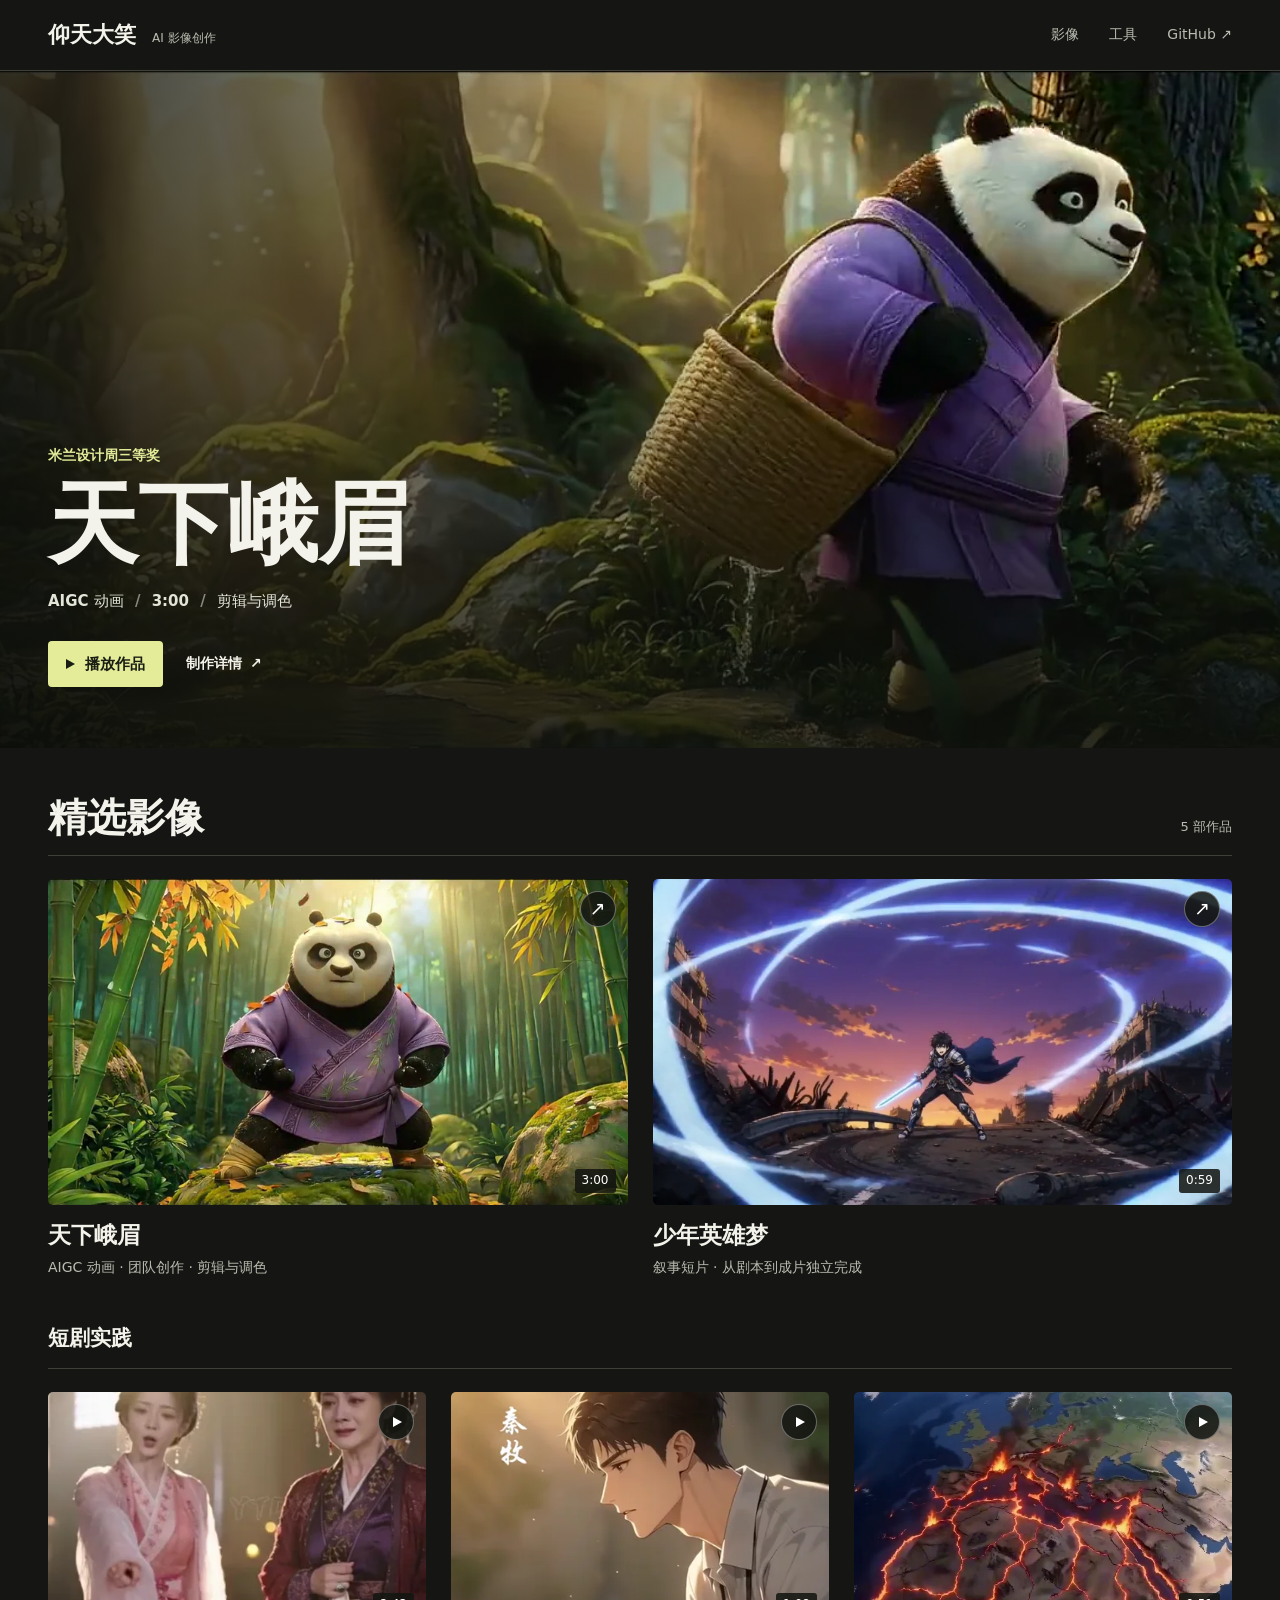
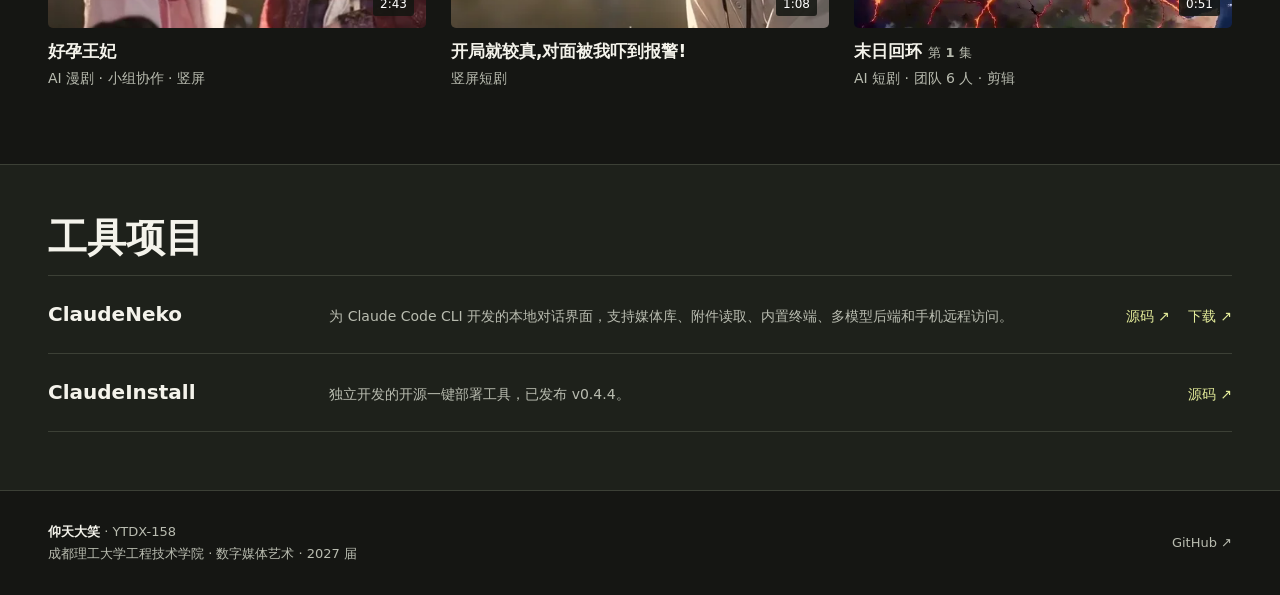
<file: index.html>
<!doctype html>
<html lang="zh-CN">
<head>
  <meta charset="utf-8">
  <meta name="viewport" content="width=device-width, initial-scale=1">
  <meta name="theme-color" content="#151613">
  <meta name="description" content="仰天大笑的 AI 影像作品集。观看《天下峨眉》《少年英雄梦》和短剧作品，了解制作分工。">
  <meta property="og:title" content="仰天大笑 · 影像作品集">
  <meta property="og:description" content="AI 影像创作、剪辑与调色。">
  <meta property="og:image" content="https://ytdx-158.github.io/stills/emei-hero.webp">
  <title>仰天大笑 · 影像作品集</title>
  <link rel="icon" href="stills/emei-cover.webp" type="image/webp">
  <link rel="stylesheet" href="site.css">
  <script src="player.js" defer></script>
</head>
<body>
  <a class="skip" href="#main">跳到作品</a>
  <header class="site-header">
    <div class="wrap header-inner">
      <a class="brand" href="./">
        <span class="brand-name">仰天大笑</span>
        <span class="brand-role">AI 影像创作</span>
      </a>
      <nav aria-label="主导航">
        <a href="#films">影像</a>
        <a href="#tools">工具</a>
        <a class="nav-github" href="https://github.com/YTDX-158">GitHub ↗</a>
      </nav>
    </div>
  </header>

  <main id="main">
    <section class="premiere" aria-labelledby="premiere-title">
      <img class="premiere-image" src="stills/emei-hero.webp" alt="" width="1272" height="572" fetchpriority="high">
      <div class="wrap premiere-inner">
        <div class="premiere-copy">
          <p class="premiere-award">米兰设计周三等奖</p>
          <h1 id="premiere-title">天下峨眉</h1>
          <p class="premiere-meta">AIGC 动画 <span aria-hidden="true">/</span> 3:00 <span aria-hidden="true">/</span> 剪辑与调色</p>
          <div class="premiere-actions">
            <a class="play-button" href="work/tianxia-emei.html#film" data-film="videos/tianxia_emei.mp4" data-title="天下峨眉" data-poster="stills/emei-cover.webp">
              <span class="play-icon" aria-hidden="true"></span> 播放作品
            </a>
            <a class="hero-link" href="work/tianxia-emei.html">制作详情 <span aria-hidden="true">↗</span></a>
          </div>
        </div>
      </div>
    </section>

    <section class="wrap films" id="films" aria-labelledby="films-title">
      <div class="section-heading">
        <h2 id="films-title">精选影像</h2>
        <span>5 部作品</span>
      </div>
      <div class="feature-grid">
        <article class="film">
          <a class="cover cover-feature" href="work/tianxia-emei.html" aria-label="查看《天下峨眉》">
            <img src="stills/emei-cover.webp" alt="" width="960" height="432" loading="lazy">
            <span class="cover-action" aria-hidden="true">↗</span>
            <span class="duration" aria-hidden="true">3:00</span>
          </a>
          <h3><a href="work/tianxia-emei.html">天下峨眉</a></h3>
          <p>AIGC 动画 · 团队创作 · 剪辑与调色</p>
        </article>
        <article class="film">
          <a class="cover cover-feature" href="work/shaonian-yingxiongmeng.html" aria-label="查看《少年英雄梦》">
            <img src="stills/shaonian-cover.webp" alt="" width="960" height="540" loading="lazy">
            <span class="cover-action" aria-hidden="true">↗</span>
            <span class="duration" aria-hidden="true">0:59</span>
          </a>
          <h3><a href="work/shaonian-yingxiongmeng.html">少年英雄梦</a></h3>
          <p>叙事短片 · 从剧本到成片独立完成</p>
        </article>
      </div>

      <div class="section-heading shorts-heading">
        <h3>短剧实践</h3>
      </div>
      <div class="shorts-grid">
        <article class="film short">
          <a class="cover cover-short crop-portrait" href="videos/haoyun_wangfei.mp4" data-film="videos/haoyun_wangfei.mp4" data-title="好孕王妃" data-poster="stills/haoyun-cover.webp" data-portrait aria-label="播放《好孕王妃》">
            <img src="stills/haoyun-cover.webp" alt="" width="450" height="784" loading="lazy">
            <span class="cover-action" aria-hidden="true"><span class="play-icon"></span></span>
            <span class="duration" aria-hidden="true">2:43</span>
          </a>
          <div class="short-copy">
            <h4>好孕王妃</h4>
            <p>AI 漫剧 · 小组协作 · 竖屏</p>
          </div>
        </article>
        <article class="film short">
          <a class="cover cover-short crop-portrait crop-kaiju" href="videos/kaiju_jiu_jiaozhen.mp4" data-film="videos/kaiju_jiu_jiaozhen.mp4" data-title="开局就较真,对面被我吓到报警!" data-poster="stills/kaiju-cover.webp" data-portrait aria-label="播放《开局就较真,对面被我吓到报警!》">
            <img src="stills/kaiju-cover.webp" alt="" width="450" height="800" loading="lazy">
            <span class="cover-action" aria-hidden="true"><span class="play-icon"></span></span>
            <span class="duration" aria-hidden="true">1:08</span>
          </a>
          <div class="short-copy">
            <h4>开局就较真,对面被我吓到报警!</h4>
            <p>竖屏短剧</p>
          </div>
        </article>
        <article class="film short">
          <a class="cover cover-short" href="videos/mori_huihuan_ep1.mp4" data-film="videos/mori_huihuan_ep1.mp4" data-title="末日回环 · 第 1 集" data-poster="stills/mori-cover.webp" aria-label="播放《末日回环》第 1 集">
            <img src="stills/mori-cover.webp" alt="" width="880" height="396" loading="lazy">
            <span class="cover-action" aria-hidden="true"><span class="play-icon"></span></span>
            <span class="duration" aria-hidden="true">0:51</span>
          </a>
          <div class="short-copy">
            <h4>末日回环 <span class="episode">第 1 集</span></h4>
            <p>AI 短剧 · 团队 6 人 · 剪辑</p>
          </div>
        </article>
      </div>
    </section>

    <section class="tool-band" id="tools" aria-labelledby="tools-title">
      <div class="wrap">
        <div class="section-heading"><h2 id="tools-title">工具项目</h2></div>
        <article class="tool-row">
          <h3>ClaudeNeko</h3>
          <p>为 Claude Code CLI 开发的本地对话界面，支持媒体库、附件读取、内置终端、多模型后端和手机远程访问。</p>
          <div class="tool-links">
            <a href="https://github.com/YTDX-158/ClaudeNeko">源码 ↗</a>
            <a href="https://github.com/YTDX-158/ClaudeNeko/releases">下载 ↗</a>
          </div>
        </article>
        <article class="tool-row">
          <h3>ClaudeInstall</h3>
          <p>独立开发的开源一键部署工具，已发布 v0.4.4。</p>
          <div class="tool-links">
            <a href="https://github.com/YTDX-158/ClaudeInstall">源码 ↗</a>
          </div>
        </article>
      </div>
    </section>
  </main>

  <footer class="site-footer">
    <div class="wrap footer-inner">
      <div>
        <p><strong>仰天大笑</strong> · YTDX-158</p>
        <p>成都理工大学工程技术学院 · 数字媒体艺术 · 2027 届</p>
      </div>
      <a href="https://github.com/YTDX-158">GitHub ↗</a>
    </div>
  </footer>

  <dialog class="screening" aria-labelledby="screening-title">
    <div class="screening-header">
      <h2 id="screening-title"></h2>
      <form method="dialog">
        <button class="close-button" type="submit" aria-label="关闭播放器" title="关闭播放器" autofocus>×</button>
      </form>
    </div>
    <video controls playsinline preload="none"></video>
    <p class="screening-error" hidden>视频加载失败。<a href="./">直接打开视频 ↗</a></p>
  </dialog>
</body>
</html>
</file>
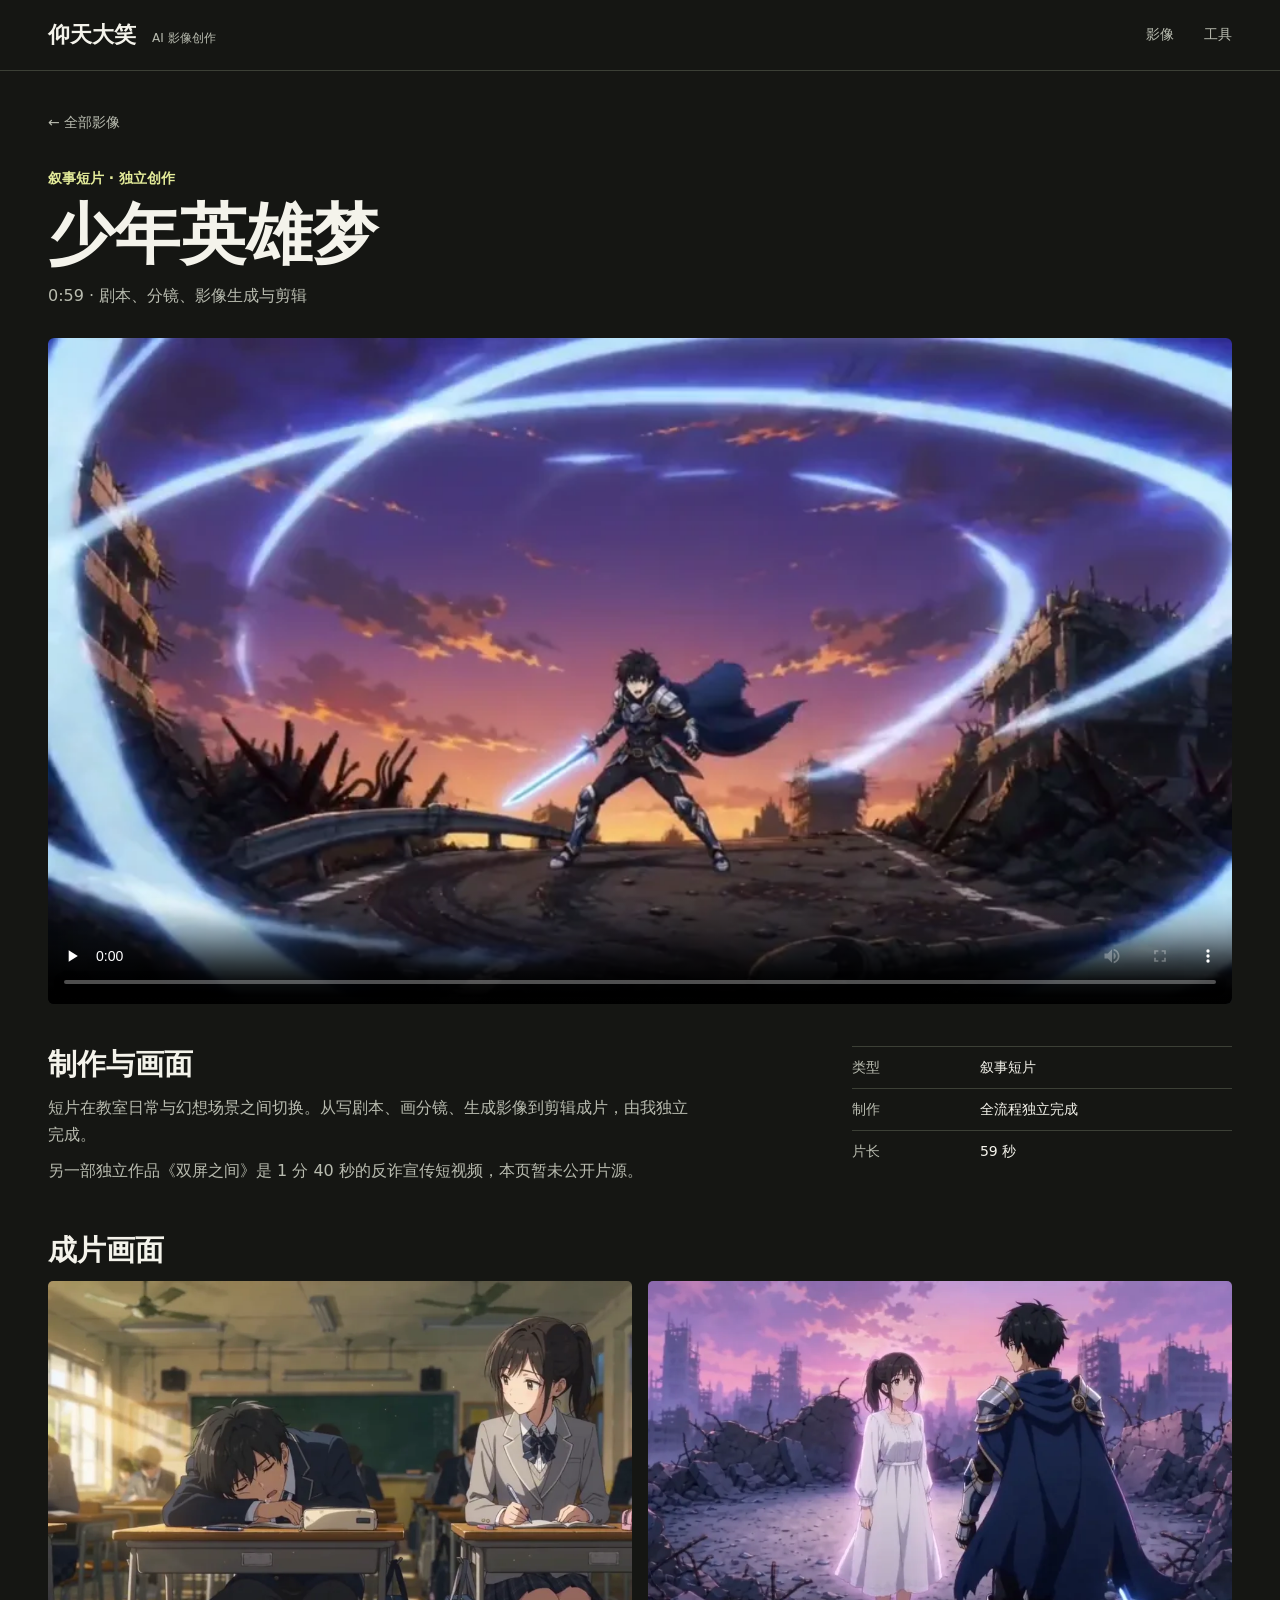
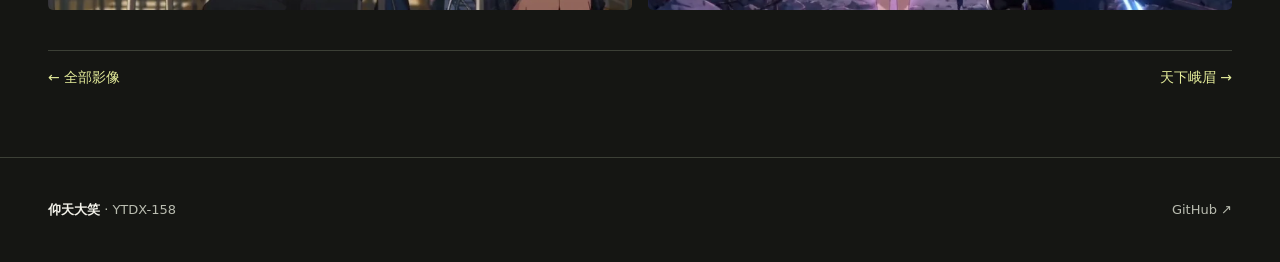
<file: work/shaonian-yingxiongmeng.html>
<!doctype html>
<html lang="zh-CN">
<head>
  <meta charset="utf-8">
  <meta name="viewport" content="width=device-width, initial-scale=1">
  <meta name="theme-color" content="#151613">
  <meta name="description" content="《少年英雄梦》是仰天大笑从剧本、分镜到成片独立完成的 59 秒叙事短片。">
  <meta property="og:title" content="少年英雄梦 · 仰天大笑">
  <meta property="og:image" content="https://ytdx-158.github.io/stills/shaonian-cover.webp">
  <title>少年英雄梦 · 仰天大笑</title>
  <link rel="icon" href="../stills/emei-cover.webp" type="image/webp">
  <link rel="stylesheet" href="../site.css">
</head>
<body>
  <a class="skip" href="#film">跳到影片</a>
  <header class="site-header">
    <div class="wrap header-inner">
      <a class="brand" href="../"><span class="brand-name">仰天大笑</span><span class="brand-role">AI 影像创作</span></a>
      <nav aria-label="主导航"><a href="../#films">影像</a><a href="../#tools">工具</a></nav>
    </div>
  </header>

  <main class="wrap case-main">
    <a class="case-back" href="../#films"><span aria-hidden="true">←</span> 全部影像</a>
    <header class="case-heading">
      <p class="case-type">叙事短片 · 独立创作</p>
      <h1>少年英雄梦</h1>
      <p class="case-lede">0:59 · 剧本、分镜、影像生成与剪辑</p>
    </header>

    <video class="case-screen" id="film" width="1280" height="720" controls playsinline preload="none" poster="../stills/shaonian-cover.webp" aria-label="播放《少年英雄梦》">
      <source src="../videos/shaonian_720p.mp4" type="video/mp4">
      <a href="../videos/shaonian_720p.mp4">直接播放《少年英雄梦》</a>
    </video>

    <section class="case-notes" aria-labelledby="role-title">
      <div>
        <h2 id="role-title">制作与画面</h2>
        <p>短片在教室日常与幻想场景之间切换。从写剧本、画分镜、生成影像到剪辑成片，由我独立完成。</p>
        <p>另一部独立作品《双屏之间》是 1 分 40 秒的反诈宣传短视频，本页暂未公开片源。</p>
      </div>
      <dl class="case-facts" aria-label="作品资料">
        <div><dt>类型</dt><dd>叙事短片</dd></div>
        <div><dt>制作</dt><dd>全流程独立完成</dd></div>
        <div><dt>片长</dt><dd>59 秒</dd></div>
      </dl>
    </section>

    <section class="case-gallery" aria-labelledby="frames-title">
      <h2 id="frames-title">成片画面</h2>
      <div class="case-frames">
        <img src="../stills/shaonian-classroom.webp" width="960" height="540" alt="下午的教室里，一名学生趴在课桌上，旁边的同学望向他" loading="lazy">
        <img src="../stills/shaonian-city.webp" width="960" height="540" alt="两人站在暮色中的城市废墟里" loading="lazy">
      </div>
    </section>

    <nav class="case-links" aria-label="更多作品">
      <a href="../#films">← 全部影像</a>
      <a href="tianxia-emei.html">天下峨眉 →</a>
    </nav>
  </main>

  <footer class="site-footer case-footer">
    <div class="wrap footer-inner"><p><strong>仰天大笑</strong> · YTDX-158</p><a href="https://github.com/YTDX-158">GitHub ↗</a></div>
  </footer>
</body>
</html>
</file>
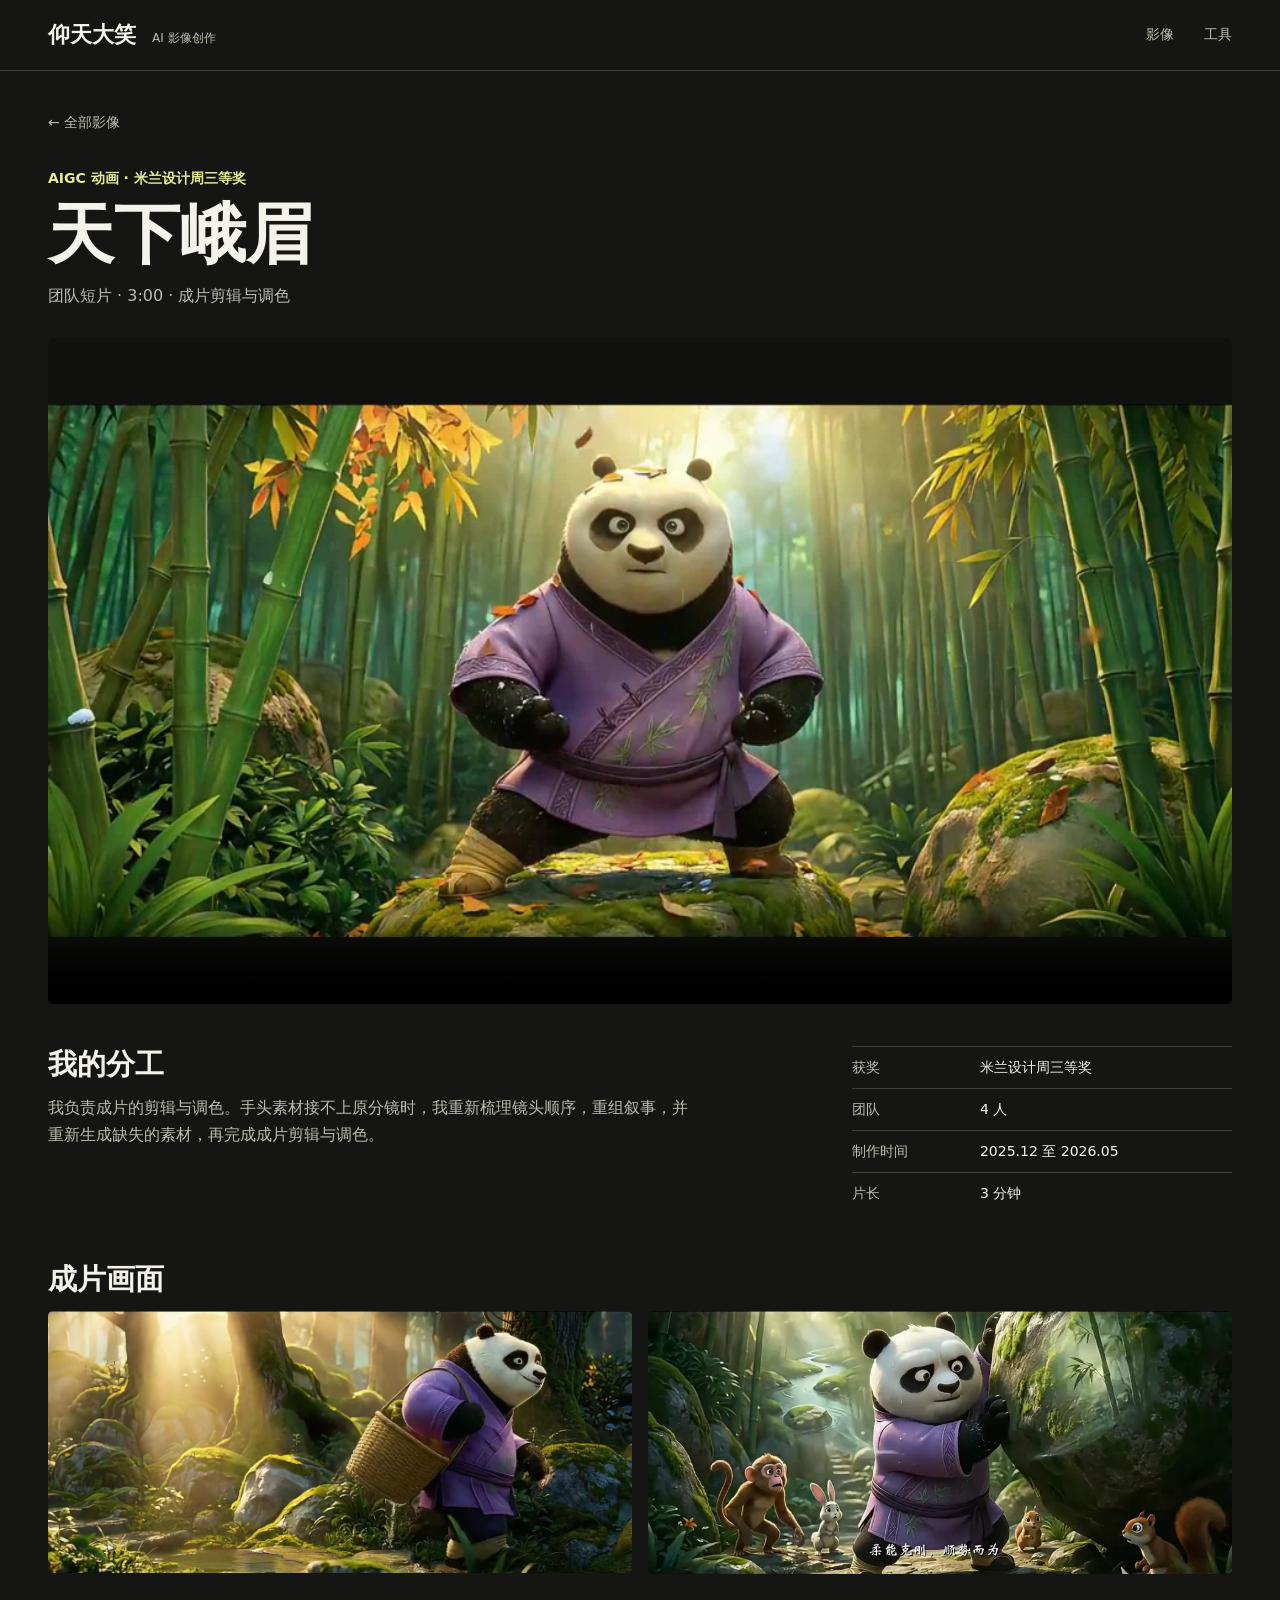
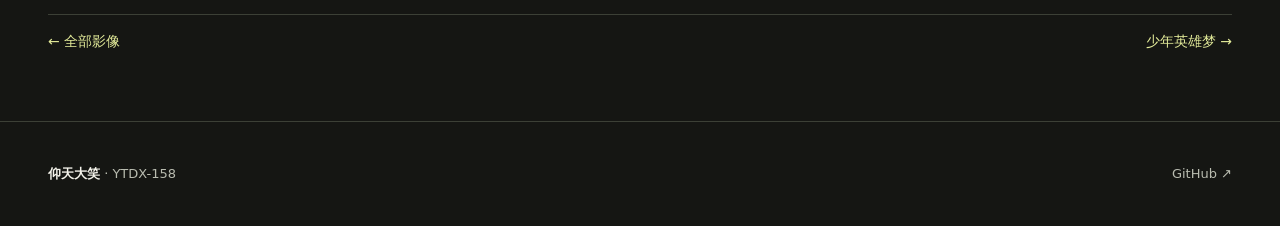
<file: work/tianxia-emei.html>
<!doctype html>
<html lang="zh-CN">
<head>
  <meta charset="utf-8">
  <meta name="viewport" content="width=device-width, initial-scale=1">
  <meta name="theme-color" content="#151613">
  <meta name="description" content="《天下峨眉》三分钟 AIGC 动画，获米兰设计周三等奖。仰天大笑负责成片剪辑和调色。">
  <meta property="og:title" content="天下峨眉 · 仰天大笑">
  <meta property="og:image" content="https://ytdx-158.github.io/stills/emei-cover.webp">
  <title>天下峨眉 · 仰天大笑</title>
  <link rel="icon" href="../stills/emei-cover.webp" type="image/webp">
  <link rel="stylesheet" href="../site.css">
</head>
<body>
  <a class="skip" href="#film">跳到影片</a>
  <header class="site-header">
    <div class="wrap header-inner">
      <a class="brand" href="../"><span class="brand-name">仰天大笑</span><span class="brand-role">AI 影像创作</span></a>
      <nav aria-label="主导航"><a href="../#films">影像</a><a href="../#tools">工具</a></nav>
    </div>
  </header>

  <main class="wrap case-main">
    <a class="case-back" href="../#films"><span aria-hidden="true">←</span> 全部影像</a>
    <header class="case-heading">
      <p class="case-type">AIGC 动画 · 米兰设计周三等奖</p>
      <h1>天下峨眉</h1>
      <p class="case-lede">团队短片 · 3:00 · 成片剪辑与调色</p>
    </header>

    <video class="case-screen" id="film" width="1272" height="720" controls playsinline preload="none" poster="../stills/emei-cover.webp" aria-label="播放《天下峨眉》">
      <source src="../videos/tianxia_emei.mp4" type="video/mp4">
      <a href="../videos/tianxia_emei.mp4">直接播放《天下峨眉》</a>
    </video>

    <section class="case-notes" aria-labelledby="role-title">
      <div>
        <h2 id="role-title">我的分工</h2>
        <p>我负责成片的剪辑与调色。手头素材接不上原分镜时，我重新梳理镜头顺序，重组叙事，并重新生成缺失的素材，再完成成片剪辑与调色。</p>
      </div>
      <dl class="case-facts" aria-label="作品资料">
        <div><dt>获奖</dt><dd>米兰设计周三等奖</dd></div>
        <div><dt>团队</dt><dd>4 人</dd></div>
        <div><dt>制作时间</dt><dd>2025.12 至 2026.05</dd></div>
        <div><dt>片长</dt><dd>3 分钟</dd></div>
      </dl>
    </section>

    <section class="case-gallery" aria-labelledby="frames-title">
      <h2 id="frames-title">成片画面</h2>
      <div class="case-frames">
        <img src="../stills/emei-hero.webp" width="1272" height="572" alt="身穿紫色衣服的熊猫背着竹篓走过林间" loading="lazy">
        <img src="../stills/emei-forest.webp" width="960" height="432" alt="熊猫与几只林间动物停在一块长满青苔的巨石旁" loading="lazy">
      </div>
    </section>

    <nav class="case-links" aria-label="更多作品">
      <a href="../#films">← 全部影像</a>
      <a href="shaonian-yingxiongmeng.html">少年英雄梦 →</a>
    </nav>
  </main>

  <footer class="site-footer case-footer">
    <div class="wrap footer-inner"><p><strong>仰天大笑</strong> · YTDX-158</p><a href="https://github.com/YTDX-158">GitHub ↗</a></div>
  </footer>
</body>
</html>
</file>
<file: site.css>
:root {
  color-scheme: dark;
  --bg: #151613;
  --surface: #1e211b;
  --ink: #f4f3eb;
  --muted: #b9bcb0;
  --line: #3c4036;
  --accent: #e4ec9a;
  --gutter: 48px;
  --serif: "Noto Serif SC", "Source Han Serif SC", "Songti SC", "SimSun", serif;
  --sans: "Geist", "PingFang SC", "Microsoft YaHei", system-ui, sans-serif;
}

* { box-sizing: border-box; }
html { scroll-behavior: smooth; }
body { margin: 0; background: var(--bg); color: var(--ink); font: 16px/1.65 var(--sans); }
h1, h2, h3, h4, p { margin: 0; }
a { color: inherit; text-decoration: none; }
button { font: inherit; }
img, video { display: block; max-width: 100%; }
[hidden] { display: none; }
a:focus-visible, button:focus-visible, video:focus-visible { outline: 2px solid var(--accent); outline-offset: 5px; }
::selection { background: var(--accent); color: var(--bg); }

.wrap { width: min(calc(100% - 2 * var(--gutter)), 1232px); margin-inline: auto; }
.skip {
  position: fixed;
  top: 8px;
  left: 8px;
  z-index: 3;
  padding: 8px 14px;
  transform: translateY(-150%);
  background: var(--accent);
  color: var(--bg);
}
.skip:focus { transform: none; }
.site-header { border-bottom: 1px solid var(--line); background: var(--bg); }
.header-inner { min-height: 70px; display: flex; align-items: center; justify-content: space-between; gap: 20px; }
.brand { display: flex; align-items: baseline; gap: 16px; white-space: nowrap; }
.brand-name { font-size: 22px; font-weight: 750; }
.brand-role { font-size: 12px; color: var(--muted); }
.header-inner nav { display: flex; align-items: center; gap: 30px; font-size: 14px; white-space: nowrap; }
.header-inner nav a, .site-footer a { color: var(--muted); }
.header-inner nav a:hover, .site-footer a:hover { color: var(--accent); }

.premiere {
  position: relative;
  isolation: isolate;
  min-height: clamp(435px, calc(100svh - 223px), 680px);
  display: grid;
  align-items: end;
  background: #272c20;
}
.premiere-image, .premiere::after { position: absolute; inset: 0; width: 100%; height: 100%; }
.premiere-image { object-fit: cover; object-position: 62% 50%; z-index: -2; }
.premiere::after {
  content: "";
  z-index: -1;
  background:
    linear-gradient(90deg, rgb(12 14 11 / 84%), rgb(12 14 11 / 53%) 30%, transparent 66%),
    linear-gradient(0deg, rgb(15 17 13 / 83%), transparent 58%);
}
.premiere-inner { padding-block: 42px 61px; }
.premiere-copy { max-width: 100%; }
.premiere-award { color: var(--accent); font-size: 14px; font-weight: 700; }
.premiere h1 {
  margin-block: 8px 13px;
  font: 800 90px/1.12 var(--serif);
  text-wrap: balance;
}
.premiere-meta { color: #e3e5d8; font-size: 15px; font-weight: 550; }
.premiere-meta span { margin-inline: 6px; opacity: .55; }
.premiere-actions { display: flex; flex-wrap: wrap; align-items: center; gap: 23px; margin-top: 27px; }
.play-button {
  display: inline-flex;
  min-height: 46px;
  align-items: center;
  justify-content: center;
  gap: 10px;
  padding: 9px 18px;
  background: var(--accent);
  color: #191d13;
  border-radius: 4px;
  font-size: 15px;
  font-weight: 750;
  transition: background .2s;
}
.play-button:hover { background: #f2f8be; }
.play-icon {
  display: inline-block;
  width: 0;
  height: 0;
  border-left: 9px solid currentColor;
  border-block: 5px solid transparent;
}
.hero-link { color: var(--ink); font-weight: 650; font-size: 14px; }
.hero-link:hover { color: var(--accent); }
.hero-link span { margin-left: 3px; }

.films { padding-block: 46px 74px; }
.section-heading {
  display: flex;
  align-items: baseline;
  justify-content: space-between;
  gap: 16px;
  margin-bottom: 23px;
  padding-bottom: 13px;
  border-bottom: 1px solid var(--line);
}
.section-heading h2 { font: 750 39px/1.22 var(--serif); }
.section-heading > span { color: var(--muted); font-size: 13px; white-space: nowrap; }
.feature-grid, .shorts-grid { display: grid; gap: 25px; }
.feature-grid { grid-template-columns: repeat(2, minmax(0, 1fr)); }
.shorts-grid { grid-template-columns: repeat(3, minmax(0, 1fr)); }
.cover {
  position: relative;
  overflow: hidden;
  display: block;
  background: var(--surface);
  border-radius: 5px;
}
.cover-feature { aspect-ratio: 16 / 9; }
.cover-short { aspect-ratio: 16 / 10; }
.cover img {
  width: 100%;
  height: 100%;
  object-fit: cover;
  transition: transform .3s;
}
.cover:hover img { transform: scale(1.035); }
.cover-action, .duration {
  position: absolute;
  display: grid;
  place-items: center;
  background: rgb(19 22 17 / 86%);
  color: #fff;
}
.cover-action {
  top: 12px;
  right: 12px;
  width: 36px;
  height: 36px;
  border: 1px solid rgb(255 255 255 / 35%);
  border-radius: 50%;
  font-size: 19px;
  transition: background .2s, color .2s;
}
.cover-action .play-icon { margin-left: 2px; }
.cover:hover .cover-action { background: var(--accent); color: var(--bg); }
.duration {
  right: 12px;
  bottom: 12px;
  padding: 2px 7px;
  border-radius: 3px;
  font-size: 12px;
  font-variant-numeric: tabular-nums;
}
.crop-portrait img { object-position: 50% 34%; }
.crop-kaiju img { object-position: 50% 30%; }
.film h3 { margin-top: 12px; font-size: 23px; font-weight: 700; }
.film h3 a:hover { color: var(--accent); }
.film p { margin-top: 2px; font-size: 14px; color: var(--muted); }
.shorts-heading { margin-top: 41px; }
.shorts-heading h3 { font-size: 21px; font-weight: 700; }
.short h4 { margin-top: 11px; font-size: 17px; line-height: 1.5; overflow-wrap: anywhere; }
.episode { color: var(--muted); font-size: 13px; font-weight: 550; white-space: nowrap; }

.tool-band { padding-block: 49px 58px; background: var(--surface); border-block: 1px solid var(--line); }
.tool-band .section-heading { margin-bottom: 0; }
.tool-row {
  display: grid;
  grid-template-columns: minmax(155px, 1fr) minmax(0, 2.8fr) minmax(155px, auto);
  gap: 22px;
  align-items: baseline;
  padding-block: 22px;
  border-bottom: 1px solid var(--line);
}
.tool-row h3 { font-size: 20px; }
.tool-row p { color: var(--muted); font-size: 14px; }
.tool-links { display: flex; flex-wrap: wrap; justify-content: end; gap: 10px 18px; font-size: 14px; }
.tool-links a, .case-links a, .screening-error a { color: var(--accent); }
.tool-links a:hover, .case-links a:hover, .screening-error a:hover { text-decoration: underline; text-underline-offset: 4px; }
.footer-inner {
  min-height: 104px;
  display: flex;
  align-items: center;
  justify-content: space-between;
  gap: 18px;
  padding-block: 23px;
  color: var(--muted);
  font-size: 13px;
}
.footer-inner strong { color: var(--ink); }
.footer-inner > a { flex-shrink: 0; }

.screening {
  width: min(920px, calc(100vw - 32px));
  max-height: calc(100dvh - 32px);
  padding: 0;
  border: 1px solid var(--line);
  border-radius: 7px;
  background: var(--surface);
  color: var(--ink);
}
.screening::backdrop { background: rgb(8 10 8 / 88%); }
body:has(.screening[open]) { overflow: hidden; }
.screening-header { display: flex; justify-content: space-between; align-items: center; gap: 14px; padding: 11px 14px 11px 18px; }
.screening-header h2 { font-size: 17px; line-height: 1.4; overflow-wrap: anywhere; }
.close-button {
  display: grid;
  place-items: center;
  width: 38px;
  height: 38px;
  padding: 0;
  border: 1px solid var(--line);
  border-radius: 4px;
  background: transparent;
  color: var(--ink);
  font-size: 25px;
  line-height: 1;
  cursor: pointer;
}
.close-button:hover { background: var(--bg); }
.screening video { width: 100%; max-height: calc(100dvh - 96px); aspect-ratio: 16 / 9; background: #10110e; }
.screening.is-portrait { width: min(420px, calc(100vw - 32px)); }
.screening.is-portrait video { aspect-ratio: 9 / 16; }
.screening-error { padding: 12px 18px; font-size: 14px; }

.case-main { padding-block: 38px 68px; }
.case-back { display: inline-block; color: var(--muted); font-size: 14px; }
.case-back:hover { color: var(--accent); }
.case-heading { margin-block: 32px 28px; }
.case-heading h1 { margin: 7px 0 10px; font: 800 66px/1.15 var(--serif); }
.case-type { font-size: 14px; font-weight: 700; color: var(--accent); }
.case-lede { color: var(--muted); font-size: 16px; }
.case-screen { width: 100%; height: auto; aspect-ratio: 16 / 9; border-radius: 6px; background: #10110e; }
.case-screen#film { scroll-margin-top: 16px; }
.case-notes { display: grid; grid-template-columns: minmax(0, 2fr) minmax(240px, 1fr); gap: 45px; margin-top: 42px; }
.case-notes h2, .case-gallery h2 { font: 750 29px/1.3 var(--serif); margin-bottom: 12px; }
.case-notes p { max-width: 40em; color: var(--muted); }
.case-notes p + p { margin-top: 10px; }
.case-facts { margin: 0; }
.case-facts > div { display: grid; grid-template-columns: minmax(65px, .7fr) minmax(0, 1.5fr); gap: 10px; border-top: 1px solid var(--line); padding-block: 9px; }
.case-facts dt { color: var(--muted); font-size: 14px; }
.case-facts dd { margin: 0; font-size: 14px; }
.case-gallery { margin-top: 47px; }
.case-frames { display: grid; grid-template-columns: repeat(2, minmax(0, 1fr)); gap: 16px; }
.case-frames img { width: 100%; height: auto; border-radius: 5px; }
.case-links { display: flex; flex-wrap: wrap; justify-content: space-between; gap: 12px 18px; margin-top: 40px; padding-top: 15px; border-top: 1px solid var(--line); font-size: 14px; }
.case-footer { border-top: 1px solid var(--line); }

@media (max-width: 900px) {
  :root { --gutter: 32px; }
  .premiere h1 { font-size: 74px; }
  .tool-row { grid-template-columns: minmax(140px, 1fr) minmax(0, 2.4fr); gap: 6px 18px; }
  .tool-links { grid-column: 2; justify-content: start; }
}

@media (max-width: 600px) {
  :root { --gutter: 19px; }
  .header-inner { min-height: 61px; gap: 10px; }
  .brand { gap: 8px; }
  .brand-name { font-size: 18px; }
  .brand-role { font-size: 11px; }
  .header-inner nav { gap: 16px; font-size: 13px; }
  .nav-github { display: none; }
  .premiere { min-height: clamp(370px, calc(100svh - 182px), 585px); }
  .premiere-image { object-position: 82% 50%; }
  .premiere::after {
    background:
      linear-gradient(0deg, rgb(12 14 11 / 96%), rgb(12 14 11 / 77%) 22%, transparent 68%),
      linear-gradient(90deg, rgb(12 14 11 / 21%), transparent 66%);
  }
  .premiere-inner { padding-block: 38px; }
  .premiere h1 { margin-block: 6px 10px; font-size: 56px; }
  .premiere-meta { font-size: 13px; }
  .premiere-meta span { margin-inline: 3px; }
  .premiere-actions { gap: 19px; margin-top: 20px; }
  .films { padding-block: 26px 46px; }
  .section-heading { margin-bottom: 15px; padding-bottom: 10px; }
  .section-heading h2 { font-size: 30px; }
  .feature-grid { gap: 12px; }
  .film h3 { margin-top: 8px; font-size: 17px; line-height: 1.4; }
  .film p { font-size: 12px; }
  .shorts-heading { margin-top: 26px; }
  .shorts-heading h3 { font-size: 19px; }
  .shorts-grid { grid-template-columns: minmax(0, 1fr); gap: 0; }
  .short {
    display: grid;
    grid-template-columns: 106px minmax(0, 1fr);
    gap: 12px;
    align-items: center;
    padding-block: 10px;
    border-bottom: 1px solid var(--line);
  }
  .short h4 { margin: 0; font-size: 15px; }
  .cover-action { width: 27px; height: 27px; top: 6px; right: 6px; font-size: 14px; }
  .cover-action .play-icon { border-left-width: 7px; border-block-width: 4px; }
  .duration { right: 6px; bottom: 6px; padding: 0 4px; font-size: 10px; }
  .tool-band { padding-block: 31px 42px; }
  .tool-row { grid-template-columns: minmax(0, 1fr); gap: 5px; padding-block: 15px; }
  .tool-links { grid-column: auto; }
  .footer-inner { align-items: start; font-size: 12px; }
  .case-main { padding-block: 23px 44px; }
  .case-heading { margin-block: 24px 19px; }
  .case-heading h1 { font-size: 40px; }
  .case-lede { font-size: 14px; }
  .case-notes { grid-template-columns: minmax(0, 1fr); gap: 21px; margin-top: 29px; }
  .case-notes h2, .case-gallery h2 { font-size: 24px; }
  .case-gallery { margin-top: 30px; }
  .case-frames { gap: 9px; }
}

@media (max-width: 350px) {
  :root { --gutter: 15px; }
  .premiere h1 { font-size: 47px; }
  .brand-role { display: none; }
  .short { grid-template-columns: 91px minmax(0, 1fr); }
}

@media (max-height: 560px) {
  .premiere { min-height: max(235px, calc(100svh - 141px)); }
  .premiere-inner { padding-block: 18px 22px; }
  .premiere h1 { font-size: 49px; }
  .premiere-actions { margin-top: 14px; }
  .films { padding-top: 20px; }
}

@media (prefers-reduced-motion: reduce) {
  html { scroll-behavior: auto; }
  .cover img, .cover-action, .play-button { transition: none; }
}
</file>
